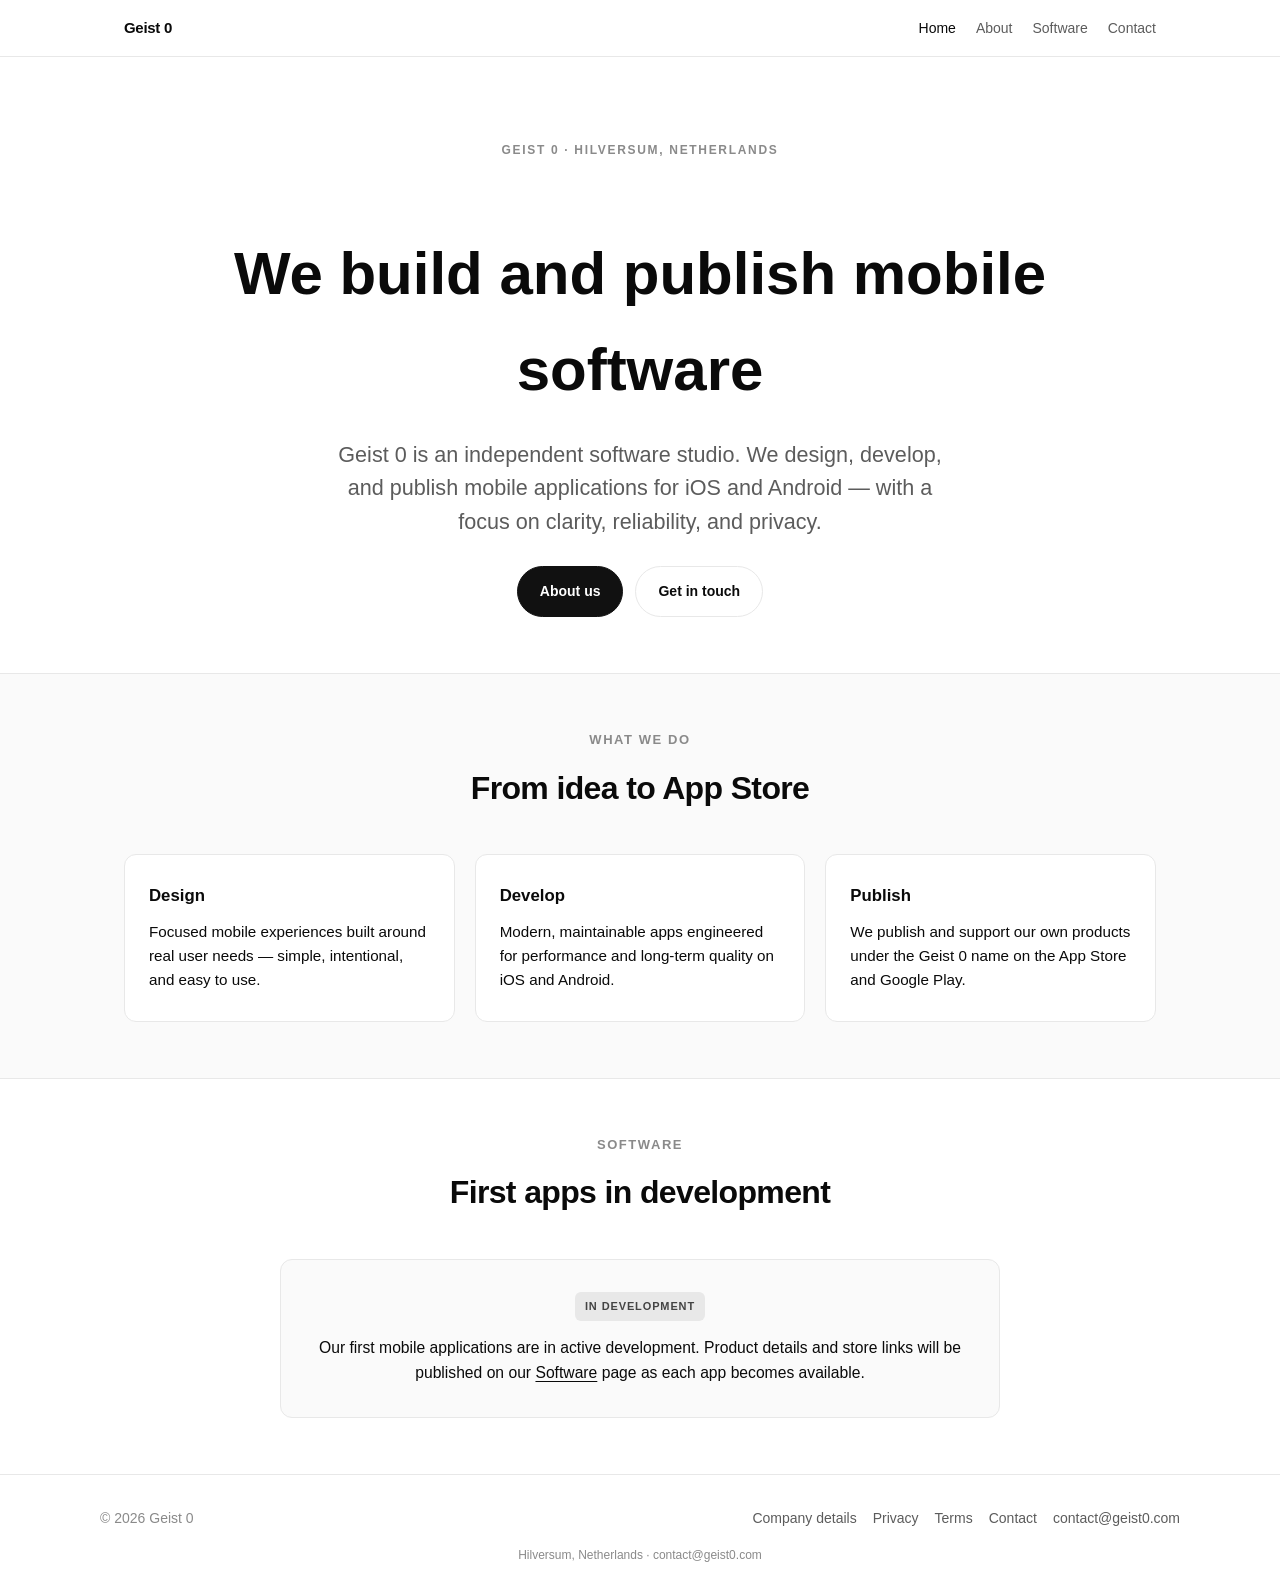
<file: index.html>
<!DOCTYPE html>
<html lang="en">
<head>
  <meta charset="UTF-8">
  <meta name="viewport" content="width=device-width, initial-scale=1.0">
  <title>Geist 0 — Mobile software publisher</title>
  <meta name="description" content="Geist 0 is an independent software studio in Hilversum, Netherlands. We design, develop, and publish mobile applications for iOS and Android.">
  <link rel="stylesheet" href="/assets/css/site.css">
</head>
<body>
  <header class="g0-header">
    <div class="g0-header-inner">
      <a class="g0-logo" href="/">Geist 0</a>
      <nav class="g0-nav" aria-label="Main">
        <a href="/" aria-current="page">Home</a>
        <a href="/about/">About</a>
        <a href="/software/">Software</a>
        <a href="/contact/">Contact</a>
      </nav>
    </div>
  </header>

  <main>
    <section class="g0-hero">
      <div class="g0-wrap">
        <p class="g0-eyebrow">Geist 0 · Hilversum, Netherlands</p>
        <h1>We build and publish mobile software</h1>
        <p class="g0-lead">
          Geist 0 is an independent software studio. We design, develop, and publish mobile
          applications for iOS and Android — with a focus on clarity, reliability, and privacy.
        </p>
        <div class="g0-actions">
          <a class="g0-btn g0-btn-primary" href="/about/">About us</a>
          <a class="g0-btn g0-btn-secondary" href="/contact/">Get in touch</a>
        </div>
      </div>
    </section>

    <section class="g0-section g0-section-alt">
      <div class="g0-wrap">
        <p class="g0-section-title">What we do</p>
        <h2 class="g0-section-heading">From idea to App Store</h2>
        <div class="g0-grid">
          <article class="g0-card">
            <h3>Design</h3>
            <p>Focused mobile experiences built around real user needs — simple, intentional, and easy to use.</p>
          </article>
          <article class="g0-card">
            <h3>Develop</h3>
            <p>Modern, maintainable apps engineered for performance and long-term quality on iOS and Android.</p>
          </article>
          <article class="g0-card">
            <h3>Publish</h3>
            <p>We publish and support our own products under the Geist 0 name on the App Store and Google Play.</p>
          </article>
        </div>
      </div>
    </section>

    <section class="g0-section">
      <div class="g0-wrap">
        <p class="g0-section-title">Software</p>
        <h2 class="g0-section-heading">First apps in development</h2>
        <div class="g0-status">
          <span class="g0-badge">In development</span>
          <p>
            Our first mobile applications are in active development. Product details and store links
            will be published on our <a href="/software/">Software</a> page as each app becomes available.
          </p>
        </div>
      </div>
    </section>
  </main>

  <footer class="g0-footer">
    <div class="g0-footer-inner">
      <span>© 2026 Geist 0</span>
      <div class="g0-footer-links">
        <a href="/legal/">Company details</a>
        <a href="/privacy/">Privacy</a>
        <a href="/terms/">Terms</a>
        <a href="/contact/">Contact</a>
        <a href="mailto:contact@geist0.com">contact@geist0.com</a>
      </div>
    </div>
    <p class="g0-footer-legal">Hilversum, Netherlands · contact@geist0.com</p>
  </footer>
</body>
</html>
</file>
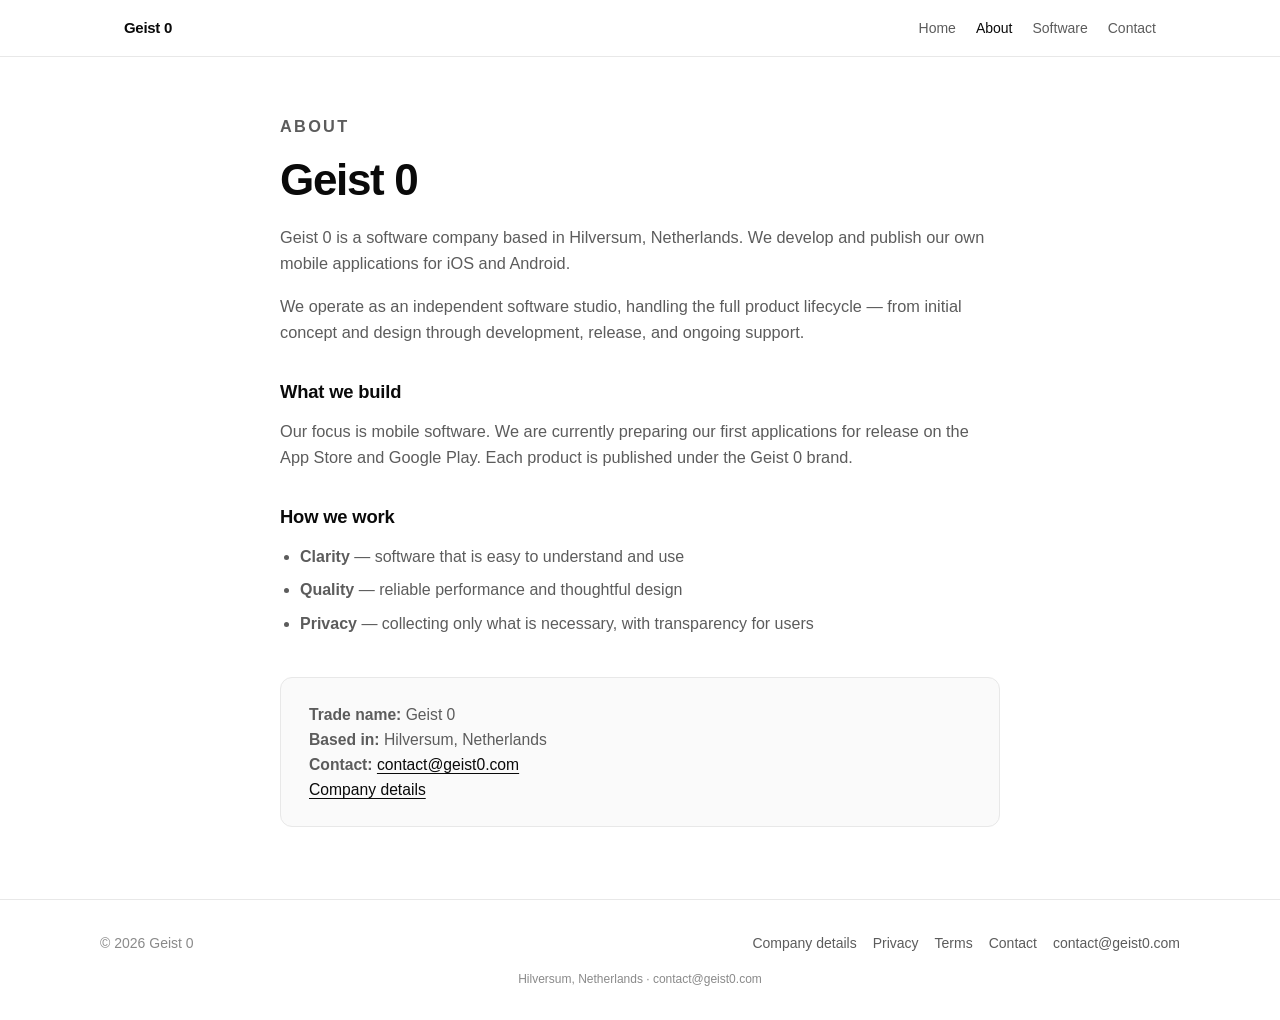
<file: about/index.html>
<!DOCTYPE html>
<html lang="en">
<head>
  <meta charset="UTF-8">
  <meta name="viewport" content="width=device-width, initial-scale=1.0">
  <title>About — Geist 0</title>
  <meta name="description" content="Geist 0 is a software company in Hilversum, Netherlands. We develop and publish mobile applications for iOS and Android.">
  <link rel="stylesheet" href="/assets/css/site.css">
</head>
<body>
  <header class="g0-header">
    <div class="g0-header-inner">
      <a class="g0-logo" href="/">Geist 0</a>
      <nav class="g0-nav" aria-label="Main">
        <a href="/">Home</a>
        <a href="/about/" aria-current="page">About</a>
        <a href="/software/">Software</a>
        <a href="/contact/">Contact</a>
      </nav>
    </div>
  </header>

  <main class="g0-page">
    <div class="g0-narrow">
      <p class="g0-eyebrow">About</p>
      <h1>Geist 0</h1>

      <p>
        Geist 0 is a software company based in Hilversum, Netherlands. We develop and publish
        our own mobile applications for iOS and Android.
      </p>

      <p>
        We operate as an independent software studio, handling the full product lifecycle — from
        initial concept and design through development, release, and ongoing support.
      </p>

      <h2>What we build</h2>
      <p>
        Our focus is mobile software. We are currently preparing our first applications for release
        on the App Store and Google Play. Each product is published under the Geist 0 brand.
      </p>

      <h2>How we work</h2>
      <ul>
        <li><strong>Clarity</strong> — software that is easy to understand and use</li>
        <li><strong>Quality</strong> — reliable performance and thoughtful design</li>
        <li><strong>Privacy</strong> — collecting only what is necessary, with transparency for users</li>
      </ul>

      <div class="g0-panel g0-details">
        <p><strong>Trade name:</strong> Geist 0</p>
        <p><strong>Based in:</strong> Hilversum, Netherlands</p>
        <p><strong>Contact:</strong> <a href="mailto:contact@geist0.com">contact@geist0.com</a></p>
        <p><a href="/legal/">Company details</a></p>
      </div>
    </div>
  </main>

  <footer class="g0-footer">
    <div class="g0-footer-inner">
      <span>© 2026 Geist 0</span>
      <div class="g0-footer-links">
        <a href="/legal/">Company details</a>
        <a href="/privacy/">Privacy</a>
        <a href="/terms/">Terms</a>
        <a href="/contact/">Contact</a>
        <a href="mailto:contact@geist0.com">contact@geist0.com</a>
      </div>
    </div>
    <p class="g0-footer-legal">Hilversum, Netherlands · contact@geist0.com</p>
  </footer>
</body>
</html>
</file>
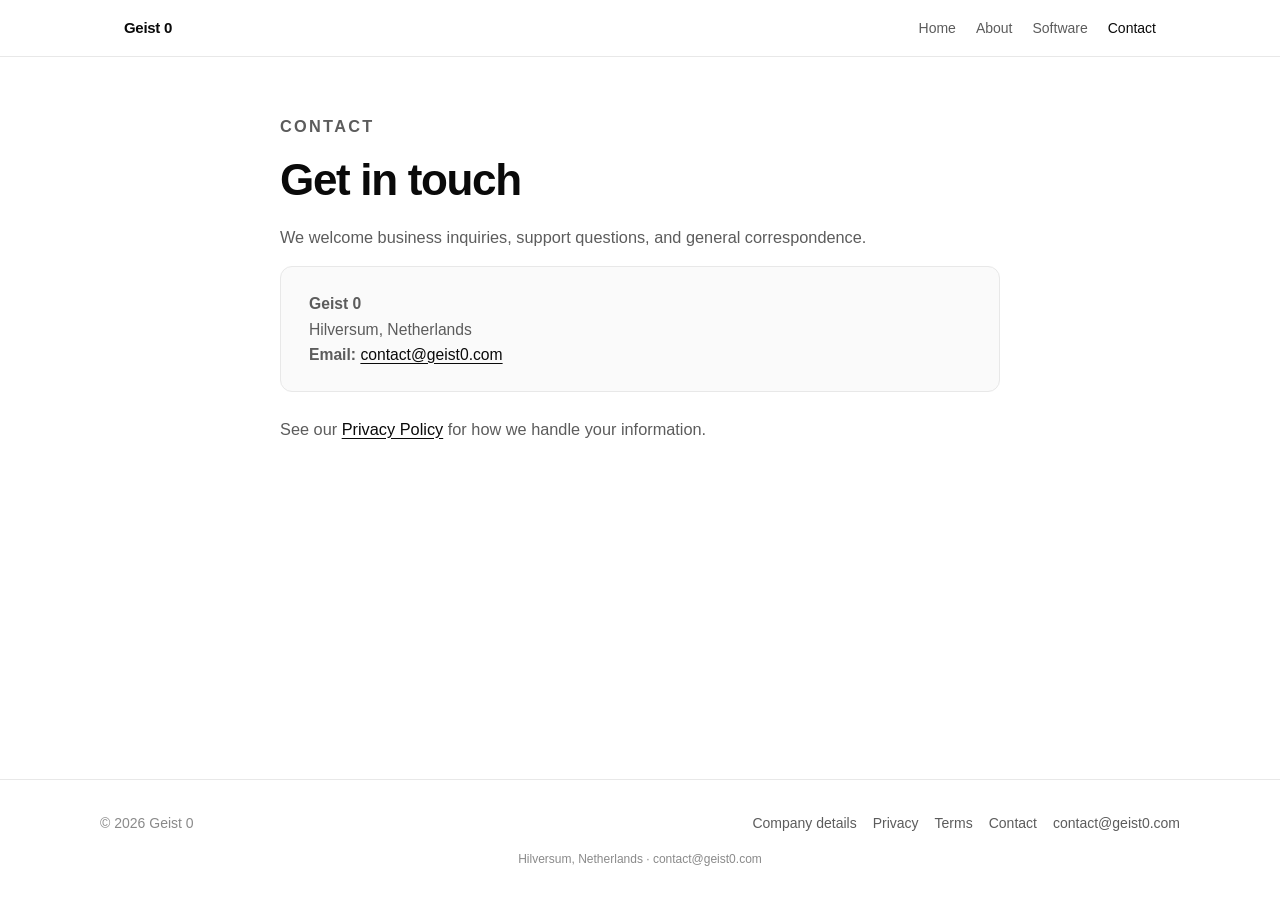
<file: contact/index.html>
<!DOCTYPE html>
<html lang="en">
<head>
  <meta charset="UTF-8">
  <meta name="viewport" content="width=device-width, initial-scale=1.0">
  <title>Contact — Geist 0</title>
  <meta name="description" content="Contact Geist 0 in Hilversum, Netherlands. Business and support inquiries welcome.">
  <link rel="stylesheet" href="/assets/css/site.css">
</head>
<body>
  <header class="g0-header">
    <div class="g0-header-inner">
      <a class="g0-logo" href="/">Geist 0</a>
      <nav class="g0-nav" aria-label="Main">
        <a href="/">Home</a>
        <a href="/about/">About</a>
        <a href="/software/">Software</a>
        <a href="/contact/" aria-current="page">Contact</a>
      </nav>
    </div>
  </header>

  <main class="g0-page">
    <div class="g0-narrow">
      <p class="g0-eyebrow">Contact</p>
      <h1>Get in touch</h1>
      <p>
        We welcome business inquiries, support questions, and general correspondence.
      </p>

      <div class="g0-panel">
        <p><strong>Geist 0</strong></p>
        <p>Hilversum, Netherlands</p>
        <p><strong>Email:</strong> <a href="mailto:contact@geist0.com">contact@geist0.com</a></p>
      </div>

      <p class="g0-form-note">
        See our <a href="/privacy/">Privacy Policy</a> for how we handle your information.
      </p>
    </div>
  </main>

  <footer class="g0-footer">
    <div class="g0-footer-inner">
      <span>© 2026 Geist 0</span>
      <div class="g0-footer-links">
        <a href="/legal/">Company details</a>
        <a href="/privacy/">Privacy</a>
        <a href="/terms/">Terms</a>
        <a href="/contact/">Contact</a>
        <a href="mailto:contact@geist0.com">contact@geist0.com</a>
      </div>
    </div>
    <p class="g0-footer-legal">Hilversum, Netherlands · contact@geist0.com</p>
  </footer>
</body>
</html>
</file>
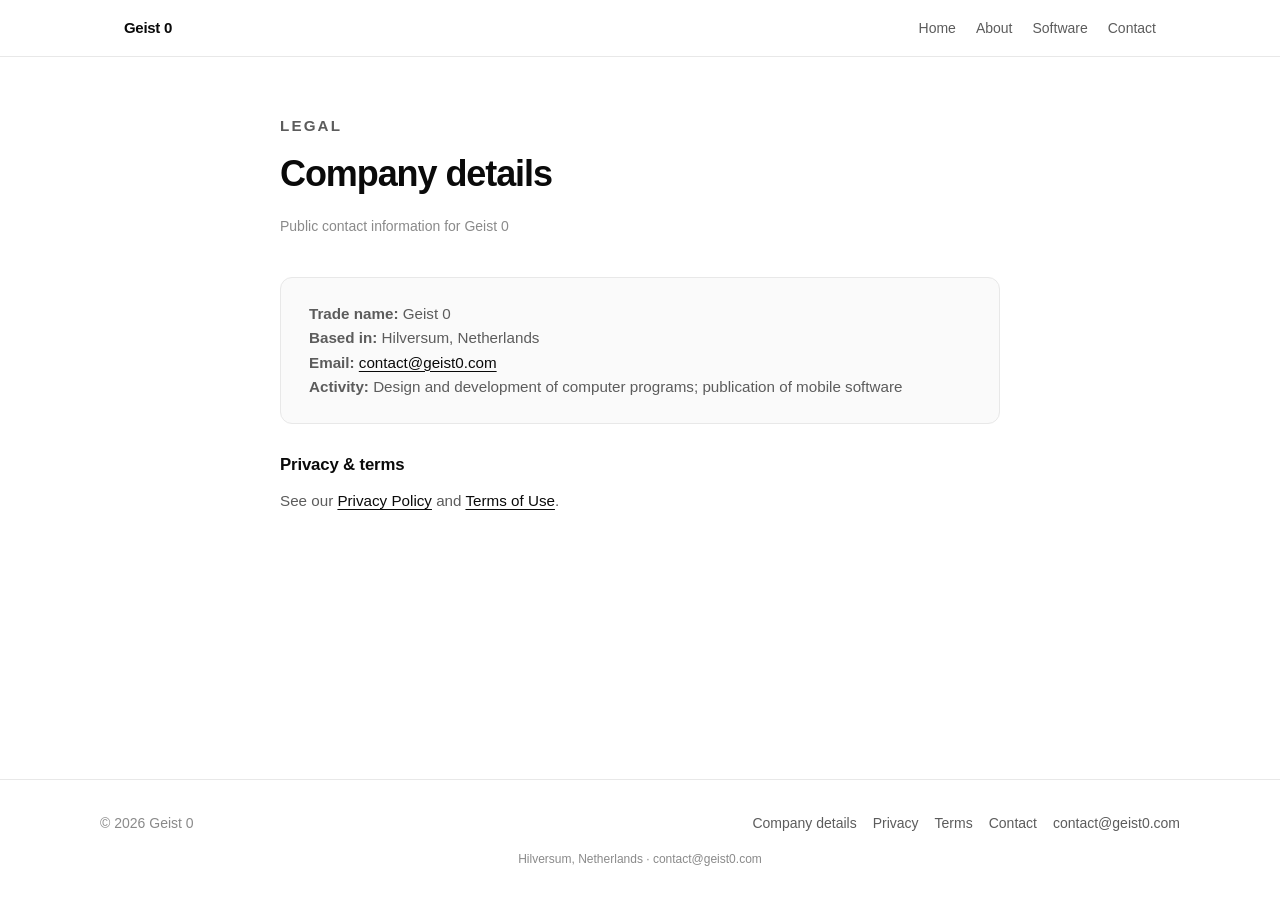
<file: legal/index.html>
<!DOCTYPE html>
<html lang="en">
<head>
  <meta charset="UTF-8">
  <meta name="viewport" content="width=device-width, initial-scale=1.0">
  <title>Company details — Geist 0</title>
  <meta name="description" content="Legal company information for Geist 0, registered in Hilversum, Netherlands.">
  <link rel="stylesheet" href="/assets/css/site.css">
</head>
<body>
  <header class="g0-header">
    <div class="g0-header-inner">
      <a class="g0-logo" href="/">Geist 0</a>
      <nav class="g0-nav" aria-label="Main">
        <a href="/">Home</a>
        <a href="/about/">About</a>
        <a href="/software/">Software</a>
        <a href="/contact/">Contact</a>
      </nav>
    </div>
  </header>

  <main class="g0-page g0-legal">
    <div class="g0-narrow">
      <p class="g0-eyebrow">Legal</p>
      <h1>Company details</h1>
      <p class="updated">Public contact information for Geist 0</p>

      <div class="g0-panel g0-details">
        <p><strong>Trade name:</strong> Geist 0</p>
        <p><strong>Based in:</strong> Hilversum, Netherlands</p>
        <p><strong>Email:</strong> <a href="mailto:contact@geist0.com">contact@geist0.com</a></p>
        <p><strong>Activity:</strong> Design and development of computer programs; publication of mobile software</p>
      </div>

      <h2>Privacy &amp; terms</h2>
      <p>
        See our <a href="/privacy/">Privacy Policy</a> and <a href="/terms/">Terms of Use</a>.
      </p>
    </div>
  </main>

  <footer class="g0-footer">
    <div class="g0-footer-inner">
      <span>© 2026 Geist 0</span>
      <div class="g0-footer-links">
        <a href="/legal/">Company details</a>
        <a href="/privacy/">Privacy</a>
        <a href="/terms/">Terms</a>
        <a href="/contact/">Contact</a>
        <a href="mailto:contact@geist0.com">contact@geist0.com</a>
      </div>
    </div>
    <p class="g0-footer-legal">Hilversum, Netherlands · contact@geist0.com</p>
  </footer>
</body>
</html>
</file>
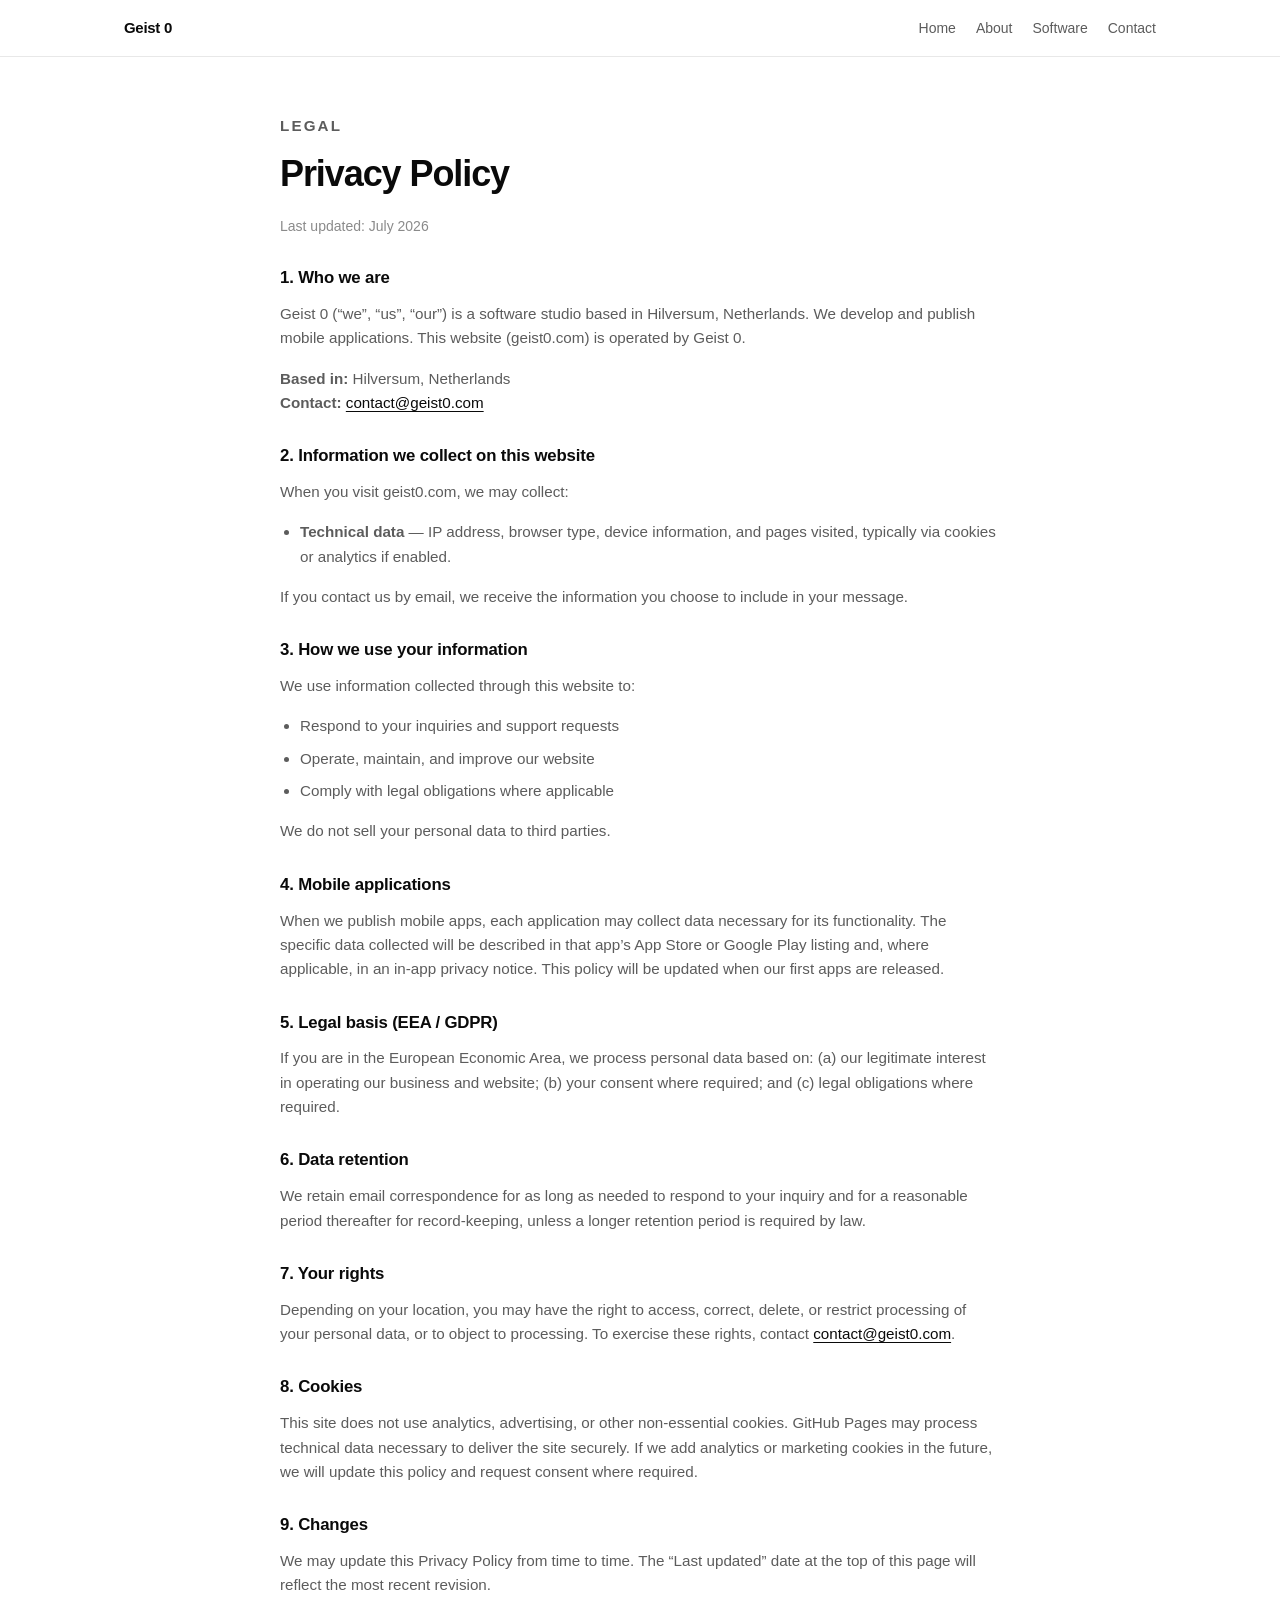
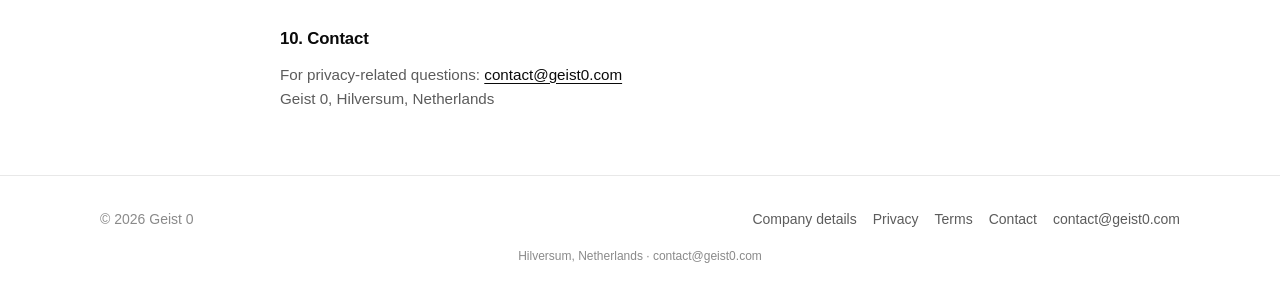
<file: privacy/index.html>
<!DOCTYPE html>
<html lang="en">
<head>
  <meta charset="UTF-8">
  <meta name="viewport" content="width=device-width, initial-scale=1.0">
  <title>Privacy Policy — Geist 0</title>
  <meta name="description" content="Privacy Policy for Geist 0 and geist0.com.">
  <link rel="stylesheet" href="/assets/css/site.css">
</head>
<body>
  <header class="g0-header">
    <div class="g0-header-inner">
      <a class="g0-logo" href="/">Geist 0</a>
      <nav class="g0-nav" aria-label="Main">
        <a href="/">Home</a>
        <a href="/about/">About</a>
        <a href="/software/">Software</a>
        <a href="/contact/">Contact</a>
      </nav>
    </div>
  </header>

  <main class="g0-page g0-legal">
    <div class="g0-narrow">
      <p class="g0-eyebrow">Legal</p>
      <h1>Privacy Policy</h1>
      <p class="updated">Last updated: July 2026</p>

      <h2>1. Who we are</h2>
      <p>
        Geist 0 (“we”, “us”, “our”) is a software studio based in Hilversum, Netherlands.
        We develop and publish mobile applications. This website (geist0.com) is operated by Geist 0.
      </p>
      <p>
        <strong>Based in:</strong> Hilversum, Netherlands<br>
        <strong>Contact:</strong> <a href="mailto:contact@geist0.com">contact@geist0.com</a>
      </p>

      <h2>2. Information we collect on this website</h2>
      <p>When you visit geist0.com, we may collect:</p>
      <ul>
        <li><strong>Technical data</strong> — IP address, browser type, device information, and pages visited, typically via cookies or analytics if enabled.</li>
      </ul>
      <p>If you contact us by email, we receive the information you choose to include in your message.</p>

      <h2>3. How we use your information</h2>
      <p>We use information collected through this website to:</p>
      <ul>
        <li>Respond to your inquiries and support requests</li>
        <li>Operate, maintain, and improve our website</li>
        <li>Comply with legal obligations where applicable</li>
      </ul>
      <p>We do not sell your personal data to third parties.</p>

      <h2>4. Mobile applications</h2>
      <p>
        When we publish mobile apps, each application may collect data necessary for its functionality.
        The specific data collected will be described in that app’s App Store or Google Play listing and,
        where applicable, in an in-app privacy notice. This policy will be updated when our first apps are released.
      </p>

      <h2>5. Legal basis (EEA / GDPR)</h2>
      <p>
        If you are in the European Economic Area, we process personal data based on: (a) our legitimate
        interest in operating our business and website; (b) your consent where required; and
        (c) legal obligations where required.
      </p>

      <h2>6. Data retention</h2>
      <p>
        We retain email correspondence for as long as needed to respond to your inquiry and for a
        reasonable period thereafter for record-keeping, unless a longer retention period is required by law.
      </p>

      <h2>7. Your rights</h2>
      <p>
        Depending on your location, you may have the right to access, correct, delete, or restrict processing
        of your personal data, or to object to processing. To exercise these rights, contact
        <a href="mailto:contact@geist0.com">contact@geist0.com</a>.
      </p>

      <h2>8. Cookies</h2>
      <p>
        This site does not use analytics, advertising, or other non-essential cookies.
        GitHub Pages may process technical data necessary to deliver the site securely.
        If we add analytics or marketing cookies in the future, we will update this policy
        and request consent where required.
      </p>

      <h2>9. Changes</h2>
      <p>
        We may update this Privacy Policy from time to time. The “Last updated” date at the top of this page
        will reflect the most recent revision.
      </p>

      <h2>10. Contact</h2>
      <p>
        For privacy-related questions: <a href="mailto:contact@geist0.com">contact@geist0.com</a><br>
        Geist 0, Hilversum, Netherlands
      </p>
    </div>
  </main>

  <footer class="g0-footer">
    <div class="g0-footer-inner">
      <span>© 2026 Geist 0</span>
      <div class="g0-footer-links">
        <a href="/legal/">Company details</a>
        <a href="/privacy/">Privacy</a>
        <a href="/terms/">Terms</a>
        <a href="/contact/">Contact</a>
        <a href="mailto:contact@geist0.com">contact@geist0.com</a>
      </div>
    </div>
    <p class="g0-footer-legal">Hilversum, Netherlands · contact@geist0.com</p>
  </footer>
</body>
</html>
</file>
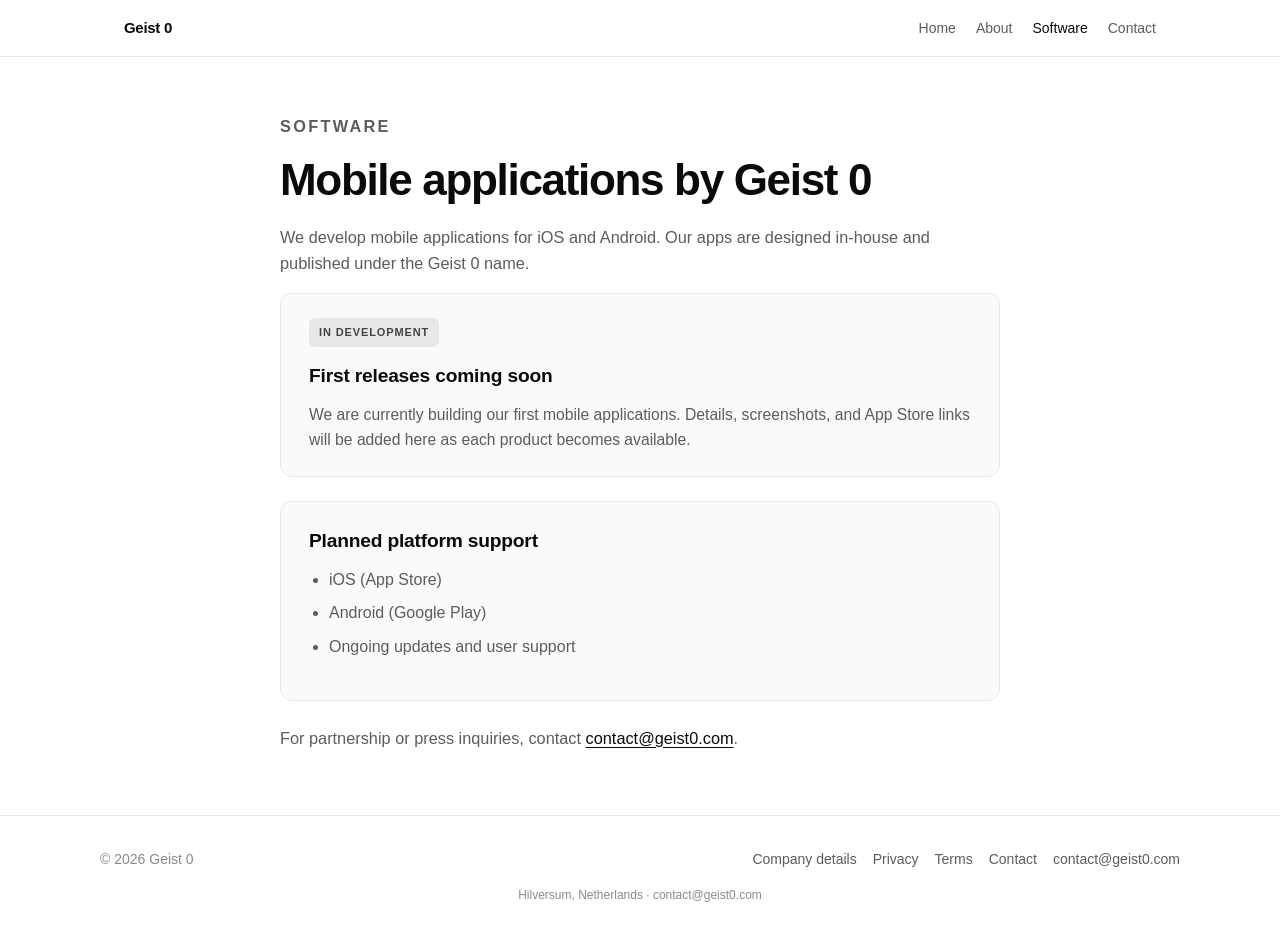
<file: software/index.html>
<!DOCTYPE html>
<html lang="en">
<head>
  <meta charset="UTF-8">
  <meta name="viewport" content="width=device-width, initial-scale=1.0">
  <title>Software — Geist 0</title>
  <meta name="description" content="Mobile applications by Geist 0. iOS and Android software published from Hilversum, Netherlands.">
  <link rel="stylesheet" href="/assets/css/site.css">
</head>
<body>
  <header class="g0-header">
    <div class="g0-header-inner">
      <a class="g0-logo" href="/">Geist 0</a>
      <nav class="g0-nav" aria-label="Main">
        <a href="/">Home</a>
        <a href="/about/">About</a>
        <a href="/software/" aria-current="page">Software</a>
        <a href="/contact/">Contact</a>
      </nav>
    </div>
  </header>

  <main class="g0-page">
    <div class="g0-narrow">
      <p class="g0-eyebrow">Software</p>
      <h1>Mobile applications by Geist 0</h1>
      <p>
        We develop mobile applications for iOS and Android. Our apps are designed in-house and
        published under the Geist 0 name.
      </p>

      <div class="g0-panel">
        <span class="g0-badge">In development</span>
        <h2>First releases coming soon</h2>
        <p>
          We are currently building our first mobile applications. Details, screenshots, and App Store
          links will be added here as each product becomes available.
        </p>
      </div>

      <div class="g0-panel">
        <h2>Planned platform support</h2>
        <ul>
          <li>iOS (App Store)</li>
          <li>Android (Google Play)</li>
          <li>Ongoing updates and user support</li>
        </ul>
      </div>

      <p>
        For partnership or press inquiries, contact
        <a href="mailto:contact@geist0.com">contact@geist0.com</a>.
      </p>
    </div>
  </main>

  <footer class="g0-footer">
    <div class="g0-footer-inner">
      <span>© 2026 Geist 0</span>
      <div class="g0-footer-links">
        <a href="/legal/">Company details</a>
        <a href="/privacy/">Privacy</a>
        <a href="/terms/">Terms</a>
        <a href="/contact/">Contact</a>
        <a href="mailto:contact@geist0.com">contact@geist0.com</a>
      </div>
    </div>
    <p class="g0-footer-legal">Hilversum, Netherlands · contact@geist0.com</p>
  </footer>
</body>
</html>
</file>
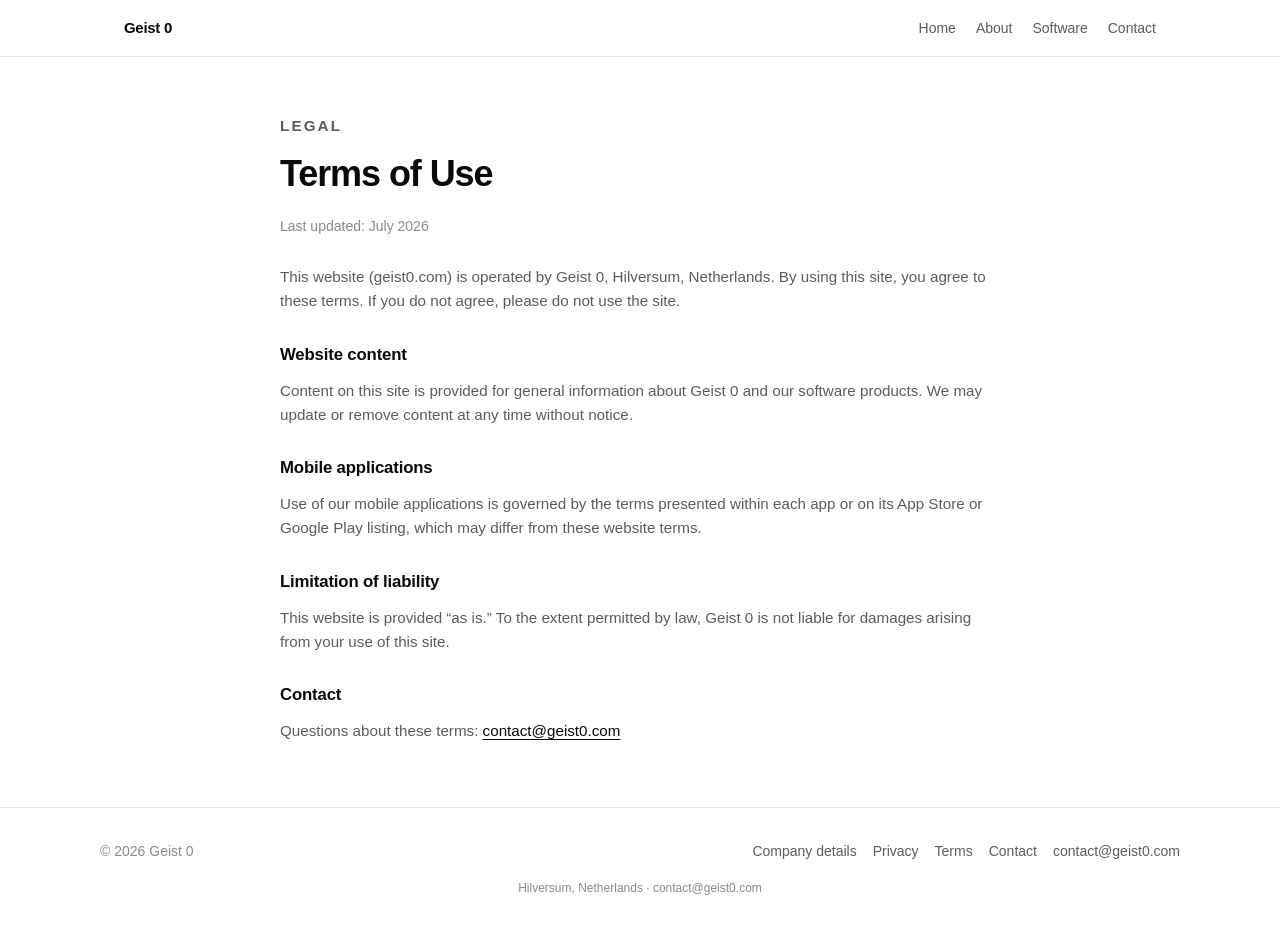
<file: terms/index.html>
<!DOCTYPE html>
<html lang="en">
<head>
  <meta charset="UTF-8">
  <meta name="viewport" content="width=device-width, initial-scale=1.0">
  <title>Terms of Use — Geist 0</title>
  <meta name="description" content="Terms of Use for geist0.com, operated by Geist 0.">
  <link rel="stylesheet" href="/assets/css/site.css">
</head>
<body>
  <header class="g0-header">
    <div class="g0-header-inner">
      <a class="g0-logo" href="/">Geist 0</a>
      <nav class="g0-nav" aria-label="Main">
        <a href="/">Home</a>
        <a href="/about/">About</a>
        <a href="/software/">Software</a>
        <a href="/contact/">Contact</a>
      </nav>
    </div>
  </header>

  <main class="g0-page g0-legal">
    <div class="g0-narrow">
      <p class="g0-eyebrow">Legal</p>
      <h1>Terms of Use</h1>
      <p class="updated">Last updated: July 2026</p>

      <p>
        This website (geist0.com) is operated by Geist 0, Hilversum, Netherlands. By using this site,
        you agree to these terms. If you do not agree, please do not use the site.
      </p>

      <h2>Website content</h2>
      <p>
        Content on this site is provided for general information about Geist 0 and our software products.
        We may update or remove content at any time without notice.
      </p>

      <h2>Mobile applications</h2>
      <p>
        Use of our mobile applications is governed by the terms presented within each app or on its
        App Store or Google Play listing, which may differ from these website terms.
      </p>

      <h2>Limitation of liability</h2>
      <p>
        This website is provided “as is.” To the extent permitted by law, Geist 0 is not liable for
        damages arising from your use of this site.
      </p>

      <h2>Contact</h2>
      <p>
        Questions about these terms: <a href="mailto:contact@geist0.com">contact@geist0.com</a>
      </p>
    </div>
  </main>

  <footer class="g0-footer">
    <div class="g0-footer-inner">
      <span>© 2026 Geist 0</span>
      <div class="g0-footer-links">
        <a href="/legal/">Company details</a>
        <a href="/privacy/">Privacy</a>
        <a href="/terms/">Terms</a>
        <a href="/contact/">Contact</a>
        <a href="mailto:contact@geist0.com">contact@geist0.com</a>
      </div>
    </div>
    <p class="g0-footer-legal">Hilversum, Netherlands · contact@geist0.com</p>
  </footer>
</body>
</html>
</file>
<file: assets/css/site.css>
:root {
  --g0-bg: #fafafa;
  --g0-surface: #ffffff;
  --g0-text: #0a0a0a;
  --g0-muted: #5c5c5c;
  --g0-subtle: #8a8a8a;
  --g0-border: #e8e8e8;
  --g0-accent: #111111;
  --g0-radius: 12px;
  --g0-max: 1080px;
  --g0-narrow: 720px;
}

*, *::before, *::after { box-sizing: border-box; }

html { scroll-behavior: smooth; }

body {
  margin: 0;
  font-family: -apple-system, BlinkMacSystemFont, "Segoe UI", Roboto, "Helvetica Neue", Arial, sans-serif;
  color: var(--g0-text);
  line-height: 1.6;
  background: var(--g0-surface);
  -webkit-font-smoothing: antialiased;
}

a { color: var(--g0-text); text-decoration: underline; text-underline-offset: 3px; }
a:hover { color: #000; }

.g0-wrap { max-width: var(--g0-max); margin: 0 auto; padding: 0 24px; }
.g0-narrow { max-width: var(--g0-narrow); margin: 0 auto; }

/* Header */
.g0-header {
  border-bottom: 1px solid var(--g0-border);
  background: var(--g0-surface);
  position: sticky;
  top: 0;
  z-index: 100;
}

.g0-header-inner {
  max-width: var(--g0-max);
  margin: 0 auto;
  padding: 16px 24px;
  display: flex;
  align-items: center;
  justify-content: space-between;
  gap: 24px;
}

.g0-logo {
  font-size: 15px;
  font-weight: 700;
  letter-spacing: -0.02em;
  text-decoration: none;
  color: var(--g0-text);
}

.g0-nav {
  display: flex;
  flex-wrap: wrap;
  gap: 8px 20px;
}

.g0-nav a {
  font-size: 14px;
  font-weight: 500;
  color: var(--g0-muted);
  text-decoration: none;
}

.g0-nav a:hover,
.g0-nav a[aria-current="page"] {
  color: var(--g0-text);
}

@media (max-width: 560px) {
  .g0-header-inner { flex-direction: column; align-items: flex-start; }
}

/* Footer */
.g0-footer {
  border-top: 1px solid var(--g0-border);
  padding: 32px 24px;
  margin-top: auto;
}

.g0-footer-inner {
  max-width: var(--g0-max);
  margin: 0 auto;
  display: flex;
  flex-wrap: wrap;
  justify-content: space-between;
  gap: 16px;
  font-size: 0.875rem;
  color: var(--g0-subtle);
}

.g0-footer-links {
  display: flex;
  flex-wrap: wrap;
  gap: 8px 16px;
}

.g0-footer-links a {
  color: var(--g0-muted);
  text-decoration: none;
}

.g0-footer-links a:hover { color: var(--g0-text); text-decoration: underline; }

.g0-footer-legal {
  max-width: var(--g0-max);
  margin: 16px auto 0;
  padding: 0 24px;
  font-size: 0.75rem;
  color: var(--g0-subtle);
  text-align: center;
  line-height: 1.5;
}

body { min-height: 100vh; display: flex; flex-direction: column; }
main { flex: 1; }

/* Typography */
.g0-eyebrow {
  display: inline-block;
  font-size: 12px;
  font-weight: 600;
  letter-spacing: 0.14em;
  text-transform: uppercase;
  color: var(--g0-subtle);
  margin-bottom: 16px;
}

.g0-page { padding: 56px 24px 48px; }

.g0-page h1 {
  font-size: clamp(2rem, 4vw, 2.75rem);
  font-weight: 650;
  letter-spacing: -0.03em;
  line-height: 1.12;
  margin: 0 0 20px;
}

.g0-page h2 {
  font-size: 1.15rem;
  font-weight: 650;
  letter-spacing: -0.01em;
  margin: 32px 0 12px;
}

.g0-page p { margin: 0 0 16px; color: var(--g0-muted); font-size: 1.02rem; }
.g0-page ul { margin: 0 0 16px; padding-left: 1.25rem; color: var(--g0-muted); }
.g0-page li { margin-bottom: 8px; }

/* Home */
.g0-hero {
  padding: 72px 0 56px;
  text-align: center;
}

.g0-hero h1 {
  font-size: clamp(2.25rem, 5.5vw, 3.75rem);
  margin-bottom: 20px;
}

.g0-lead {
  font-size: clamp(1.05rem, 2.2vw, 1.35rem);
  color: var(--g0-muted);
  max-width: 640px;
  margin: 0 auto 28px;
  line-height: 1.55;
}

.g0-actions {
  display: flex;
  flex-wrap: wrap;
  gap: 12px;
  justify-content: center;
}

.g0-btn {
  display: inline-flex;
  align-items: center;
  justify-content: center;
  padding: 13px 22px;
  border-radius: 999px;
  font-size: 14px;
  font-weight: 600;
  text-decoration: none;
  transition: background 0.2s ease, border-color 0.2s ease;
}

.g0-btn-primary {
  background: var(--g0-accent);
  color: #fff;
  border: 1px solid var(--g0-accent);
}

.g0-btn-primary:hover { background: #000; color: #fff; }

.g0-btn-secondary {
  background: transparent;
  color: var(--g0-text);
  border: 1px solid var(--g0-border);
}

.g0-btn-secondary:hover { border-color: #ccc; background: #fff; color: var(--g0-text); }

.g0-section { padding: 56px 0; }

.g0-section-alt {
  background: var(--g0-bg);
  border-top: 1px solid var(--g0-border);
  border-bottom: 1px solid var(--g0-border);
}

.g0-section-title {
  font-size: 13px;
  font-weight: 600;
  letter-spacing: 0.12em;
  text-transform: uppercase;
  color: var(--g0-subtle);
  margin: 0 0 12px;
  text-align: center;
}

.g0-section-heading {
  font-size: clamp(1.5rem, 3vw, 2rem);
  font-weight: 650;
  letter-spacing: -0.02em;
  text-align: center;
  margin: 0 0 40px;
}

.g0-grid {
  display: grid;
  grid-template-columns: repeat(3, 1fr);
  gap: 20px;
}

@media (max-width: 768px) {
  .g0-grid { grid-template-columns: 1fr; }
  .g0-hero { padding: 48px 0 40px; }
}

.g0-card {
  background: var(--g0-surface);
  border: 1px solid var(--g0-border);
  border-radius: var(--g0-radius);
  padding: 28px 24px;
}

.g0-section-alt .g0-card { background: var(--g0-surface); }

.g0-card h3 {
  font-size: 1.05rem;
  font-weight: 650;
  margin: 0 0 10px;
}

.g0-card p {
  margin: 0;
  font-size: 0.95rem;
  line-height: 1.6;
}

.g0-status {
  max-width: 720px;
  margin: 0 auto;
  text-align: center;
  padding: 32px 28px;
  background: var(--g0-bg);
  border: 1px solid var(--g0-border);
  border-radius: var(--g0-radius);
}

.g0-badge {
  display: inline-block;
  font-size: 11px;
  font-weight: 700;
  letter-spacing: 0.08em;
  text-transform: uppercase;
  padding: 6px 10px;
  border-radius: 6px;
  background: #e8e8e8;
  color: #444;
  margin-bottom: 14px;
}

.g0-status p { margin: 0; font-size: 0.98rem; }

/* Panels & cards */
.g0-panel {
  border: 1px solid var(--g0-border);
  border-radius: var(--g0-radius);
  padding: 24px 28px;
  background: var(--g0-bg);
  margin-bottom: 24px;
}

.g0-panel h2 {
  font-size: 1.2rem;
  margin: 0 0 10px;
}

.g0-panel p { margin: 0; font-size: 0.98rem; }

.g0-details { margin-top: 40px; }

/* Contact form */
.g0-form {
  margin-top: 32px;
  display: grid;
  gap: 16px;
}

.g0-form label {
  display: block;
  font-size: 13px;
  font-weight: 600;
  margin-bottom: 6px;
  color: var(--g0-text);
}

.g0-form input,
.g0-form textarea {
  width: 100%;
  padding: 12px 14px;
  border: 1px solid var(--g0-border);
  border-radius: 8px;
  font: inherit;
  font-size: 15px;
  background: #fff;
}

.g0-form textarea { min-height: 140px; resize: vertical; }

.g0-form input:focus,
.g0-form textarea:focus {
  outline: 2px solid var(--g0-accent);
  outline-offset: 1px;
  border-color: var(--g0-accent);
}

.g0-form-note {
  font-size: 0.875rem;
  color: var(--g0-subtle);
  margin-top: 8px;
}

/* Legal */
.g0-legal h1 { font-size: clamp(1.75rem, 3.5vw, 2.25rem); }
.g0-legal .updated { font-size: 0.875rem; color: var(--g0-subtle); margin: 0 0 28px; }
.g0-legal h2 { font-size: 1.05rem; margin: 28px 0 10px; }
.g0-legal p, .g0-legal li { font-size: 0.95rem; }
</file>
